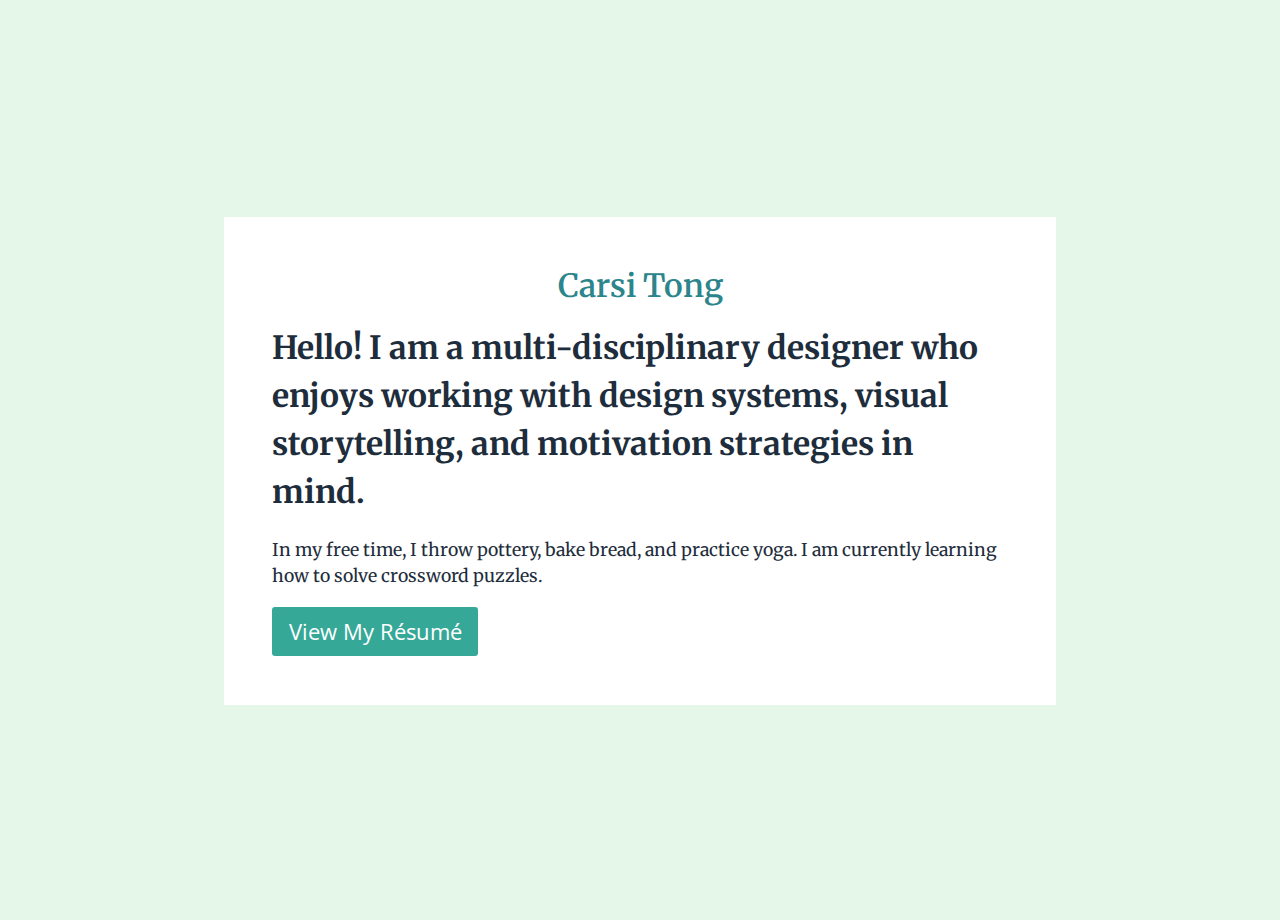
<file: index.html>
<!DOCTYPE html>
  <html>
  <head>
    <meta charset="utf-8">
    <link rel="stylesheet" type="text/css" href="styles/layout.css">
    <link href="https://fonts.googleapis.com/css?family=Merriweather|Open+Sans:700" rel="stylesheet">
    <title>Carsi's Portfolio</title>
 </head>
   <body>
     <header>
       <h1 id="name">Carsi Tong</h1>

       <h1 class="intro">Hello! I am a multi-disciplinary designer who enjoys working
       with design systems, visual storytelling, and motivation strategies in mind.
     </h1>

       <p class="bigp">In my free time, I throw pottery, bake bread, and
         practice yoga. I am currently learning how to solve crossword puzzles.
       </p>

       <p><a href="https://drive.google.com/file/d/1uHLbA8801iHMpkv0lmTx8UhbZdYNxWsm/view?usp=sharing" class="button">View My Résumé</a></p>
   </header>
<!--<hr noshade>
    <h2>Work</h2>
      <h3>I am currently open to freelance and full-time design opportunities!
      </h3>
-->

      <div>

      </div>
<!--       <ul>
         <li>
          <div>

            <h2>Duke Energy History</h2>
                <svg width="500" height="360">
                  <rect width="500" height="360" style="fill:#388A8A" />
                  Sorry, your browser does not support inline SVG.
                </svg>

              <p><strong>Purpose:</strong> To recognize legacy companies and their shared history
                 within the context of American history and share current stories
                 the highlight the work of Duke Energy employees.
               </p>
               <a target="_blank" href="https://www.bizjournals.com/charlotte/news/2017/07/18/duke-energy-history-exhibit-casts-light-on-obscure.html" class="button">
                   Press Coverage from Biz Journals
               </a>
               <p class="bigp">I worked on the conception and design of the interactive touchscreen
                 wall in the lobby of one of the Duke Energy corporate headquarters
                 buildings in Charlotte, NC.
               </p>
               <p class="bigp">Through initial research and conversations with employees, we
                 found that several of the current Duke Energy employees came from
                 acquisitions and mergers. Furthermore, older employees who are
                 retiring in the next few years will be replaced by a younger population
                 with no knowledge of this company history.
               </p>
               <p class="bigp">The interactive wall is part of an internal exhibit that highlights 180 years
                 of Duke Energy and legacy company history, serving to educate and
                 reflect upon the events of the past. The interactive wall includes
                 a shared timeline, company trivia, and current employee highlights.
               </p>
               <p><strong>Role:</strong> Design strategy, user experience, and user interface design</p>

           <div>
       </li>
<hr noshade>
       <li>
          <h2>Ulysses S. Grant Presidential Library</h2>
           <svg width="540" height="400">
             <rect width="500" height="360" style="fill:#388A8A;" />
             Sorry, your browser does not support inline SVG.
           </svg>
           <p class="bigp">Working with historians at Mississippi State University,
             I designed a series of 6 interactives that let visitors learn about
             the character of President Ulysses S. Grant and draw their own conclusions
             of the Union general and president, in the context of the south.</p>

           <a target="_blank" href="https://www.apnews.com/1c79b8f4c8974576a3f072b5f204532a" class="button">
               Press Coverage from Associated Press
           </a>
           <p><strong>Role:</strong> Design strategy, user experience, and user interface design</p>
       </li>

<hr noshade>
       <li>
           <h2>NC State Athletics Walk of Fame and History</h2>
           <svg width="540" height="400">
             <rect width="500" height="360" style="fill:#388A8A" />
             Sorry, your browser does not support inline SVG.
           </svg>

              <div class="bigp">A grand hall with five interactive screens that tell the incredible
                stories of past accolades and hall of fame inductees, the 1974/1983
                basketball championship teams, legendary basketball coaches Kay Yow
                 and Jim Valvano, and the current athletics program. The
                media is part of the NC State Athletics Walk of Fame and History
                at Reynolds Coliseum in Raleigh, North Carolina and is open to the public.
              </div>

              <a target="_blank" href="http://lkccreative.com/THE-WALK-OF-FAME-AND-HISTORY" class="button">
                  Project description from LKC Creative
              </a>
           <p><strong>Role:</strong> User experience and user interface design</p>
              <h3>Hall of Fame Interactive</h3>
              <p>A media piece that recognizes Hall of Fame Inductees and tells
                their stories through videos, imagery, and content. Visitors can
                search for inductees through or discover new honorees through browsing.
              </p>

              <h3>Wolfpack Wall</h3>
              <p>A multi-screen interactive wall with a variety of media, including
                videos, trivia, social media, athlete highlights, and Tuffy Toss
                (a Wolfpack themed arcade-like game).
              </p>

              <h3>Conference Accolades Interactive Data Visualization</h3>
              <p>An interactive data visualization that shows conference awards of
                athletes from all Wolfpack sports.
              </p>

              <h3>1974 and 1984 National Champions Interactive</h3>
              <p>NC State has won the Men’s Basketball National Championships twice
              in its athletic history: once in 1974 with head coach Everett Case
              and again in 1983 with head coach Jim Valvano. This interactive shows
              the path to both success stories.
            </p>

              <h3>Jim Valvano and Kay Yow Legacy Interactive</h3>
              <p>If you have ever heard of NC State’s athletics, you have probably
                heard of legendary basketball coaches Jim Valvano and Kay Yow. Both
                coaches are well respected not only for their athletic achievements
                but for their impact on the NC State community. Their respective
                stories are reflected in this interactive. Their memories live on
                in their speeches and foundations to fund cancer research.
              </p>
<hr noshade>
       </li>

       <li>
           <h3>Andy Griffith Museum Interactives</h3>
       </li>

       <li>
           <h3>TCU Rees-Jones Hall Interactive Wall</h3>
       </li>
      </ul>
      <h2>Process</h2>
      <div class="bigp">I use design thinking methods and storytelling to make a compelling case
        for users. Working closely with project managers and content experts, I
        am able to leverage their knowledge to co-create interactive experiences
        that serve the everyday person.
      </div>

        <h3>Steps in my Design Process</h3>
        <ol>
          <li>Initial research on the subject matter and users</li>
          <li>Design strategy to align with the vision of the organization</li>
          <li>User experience design to determine user needs and motivations</li>
          <li>Ideation, including design methods and sketching wireframes</li>
          <li>High fidelity user interface design</li>
          <li>Testing through prototyping</li>
        </ol>
    </p>
<hr noshade>
-->
<br>
    </body>
  </html>
</file>
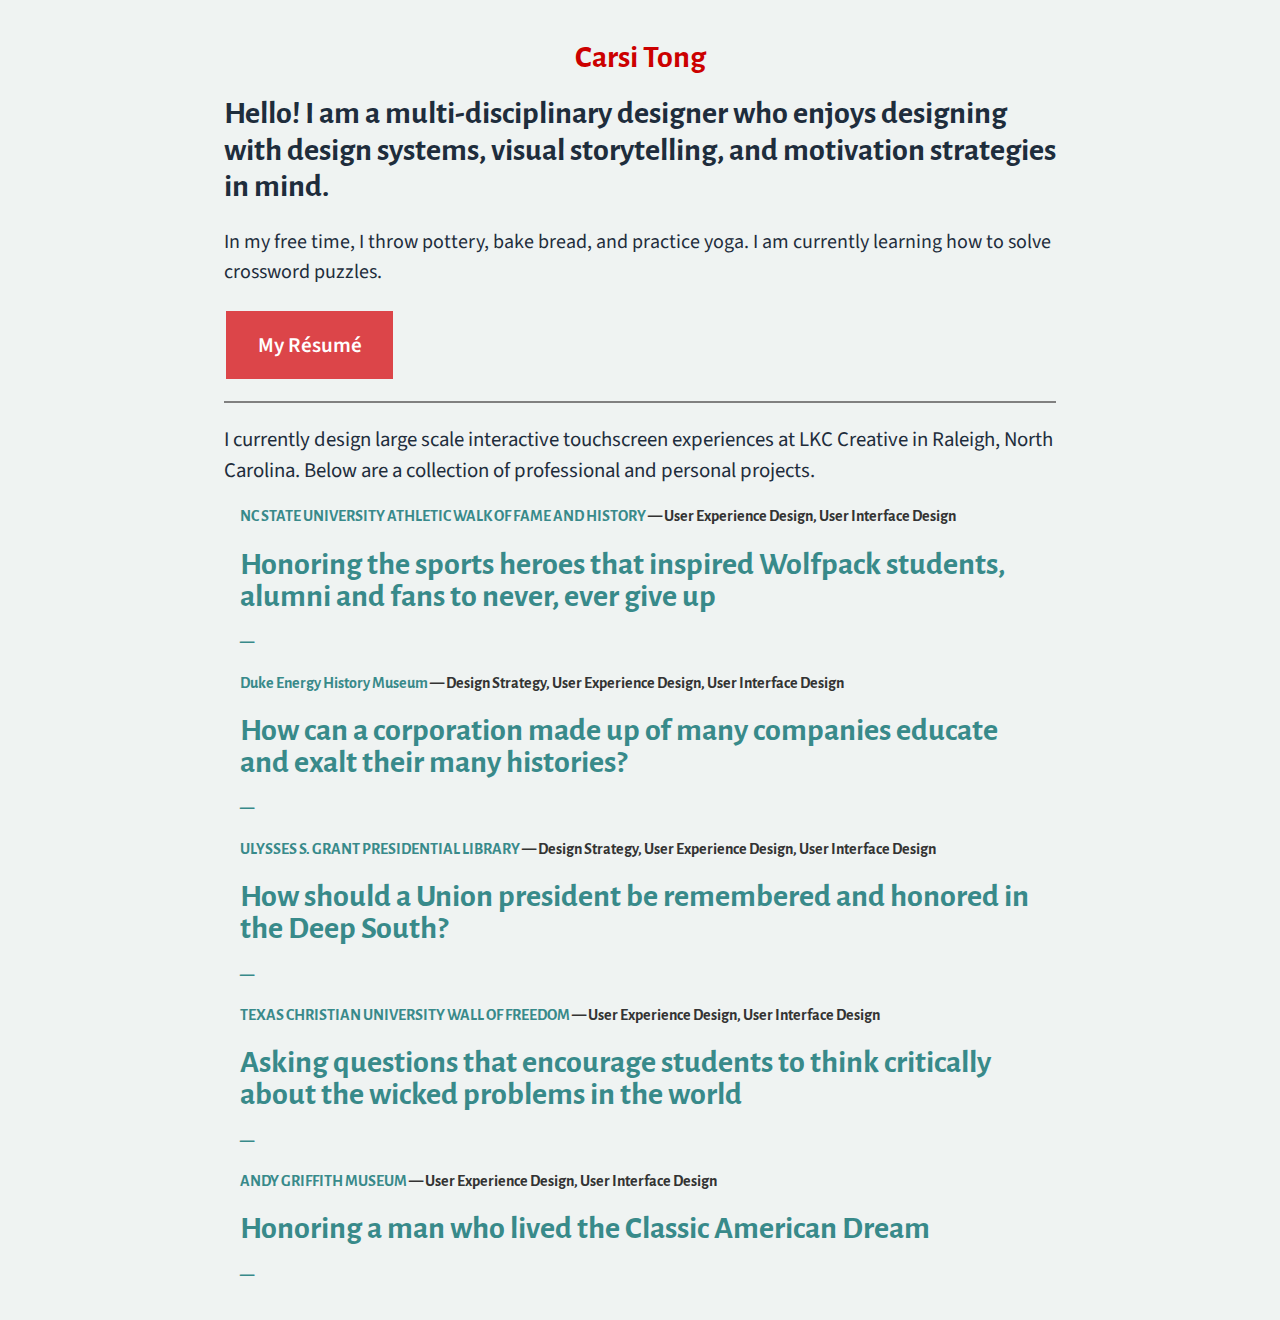
<file: dev/index.html>
<!DOCTYPE html>
  <html>
  <head>
    <meta charset="utf-8">
    <link rel="stylesheet" type="text/css" href="styles/layout.css">
    <link href="https://fonts.googleapis.com/css?family=Alegreya+Sans:700|Source+Sans+Pro" rel="stylesheet">
    <title>Carsi's Portfolio</title>
 </head>
   <body>
     <header>
       <h1 id="name">Carsi Tong</h1>

       <h1 class="intro">Hello! I am a multi-disciplinary designer who enjoys designing
       with design systems, visual storytelling, and motivation strategies in mind.
     </h1>

       <p class="intro2">In my free time, I throw pottery, bake bread, and
         practice yoga. I am currently learning how to solve crossword puzzles.
       </p>

       <p><a href="https://drive.google.com/open?id=1TxOLsur1G5lPU-KevEF4I8WdDUnO_I45" class="button">My Résumé</a></p>
   </header>
   <!--<h1>Test Headline 1</h1>
   <h2>Test Headline 2</h2>
   <h3>Test Headline 3</h3>
   <h4>Test Headline 4</h4>
   <h5>Test Headline 5</h5>-->

<hr noshade>

      <p class="bigp">I currently design large scale interactive touchscreen experiences
        at LKC Creative in Raleigh, North Carolina. Below are a collection of professional
        and personal projects.
      </p>
      <div class="whitebox"><a href="ncsusports.html">
        <h4>NC STATE UNIVERSITY ATHLETIC WALK OF FAME AND HISTORY<span class="graytext"> — User Experience Design, User Interface Design</span></h4>
        <h1>Honoring the sports heroes that inspired Wolfpack students, alumni and fans to never, ever give up</h1>
        —
      </a></div>

      <div class="whitebox"><a href="dukehistory.html">
        <h4>Duke Energy History Museum<span class="graytext"> — Design Strategy, User Experience Design, User Interface Design</span></h4>
        <h1>How can a corporation made up of many companies educate and exalt their many histories?</h1>
        —
      </a></div>

      <div class="whitebox"><a href="usgrant.html">
        <h4>ULYSSES S. GRANT PRESIDENTIAL LIBRARY<span class="graytext"> — Design Strategy, User Experience Design, User Interface Design</span></h4>
        <h1>How should a Union president be remembered and honored in the Deep South?</h1>
        —
      </a></div>

      <div class="whitebox"><a href="tcustudents.html">
        <h4>TEXAS CHRISTIAN UNIVERSITY WALL OF FREEDOM<span class="graytext"> — User Experience Design, User Interface Design</span></h4>
        <h1>Asking questions that encourage students to think critically about the wicked problems in the world</h1>
        —
      </a></div>

            <div class="whitebox"><a href="andygriffith.html">
        <h4>ANDY GRIFFITH MUSEUM<span class="graytext"> — User Experience Design, User Interface Design</span></h4>
        <h1>Honoring a man who lived the Classic American Dream</h1>
        —
      </a></div>
<br>
    </body>
  </html>
</file>
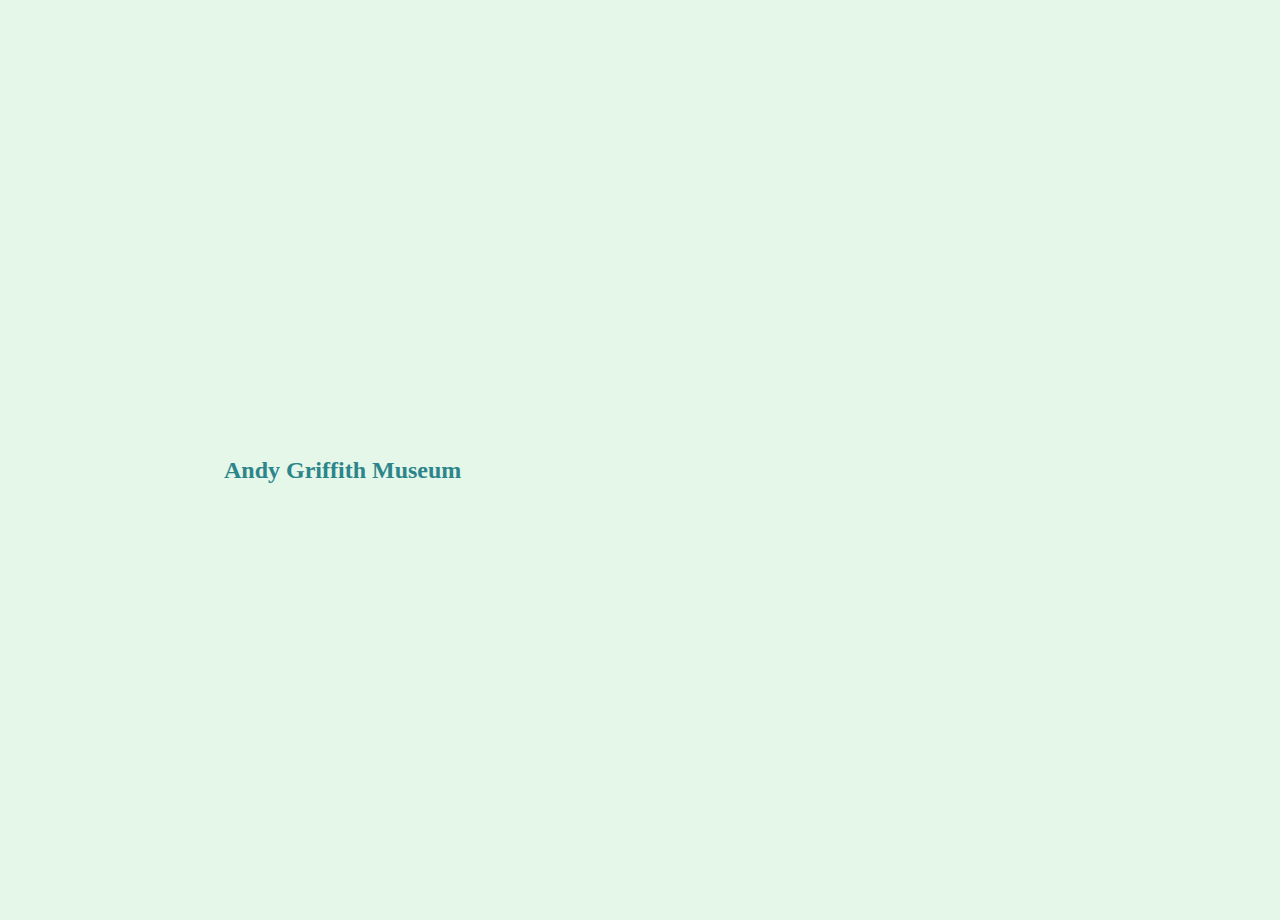
<file: andygriffith.html>
<!DOCTYPE html>
 <html>
 <head>
   <meta charset="utf-8">
   <link rel="stylesheet" type="text/css" href="styles/layout.css">
   <link href="https://fonts.googleapis.com/css?family=Lora:400,700" rel="stylesheet">
   <title>Carsi's Portfolio</title>
</head>
  <body>
    <h2>Andy Griffith Museum</h2>
  </body>
</html>
</file>
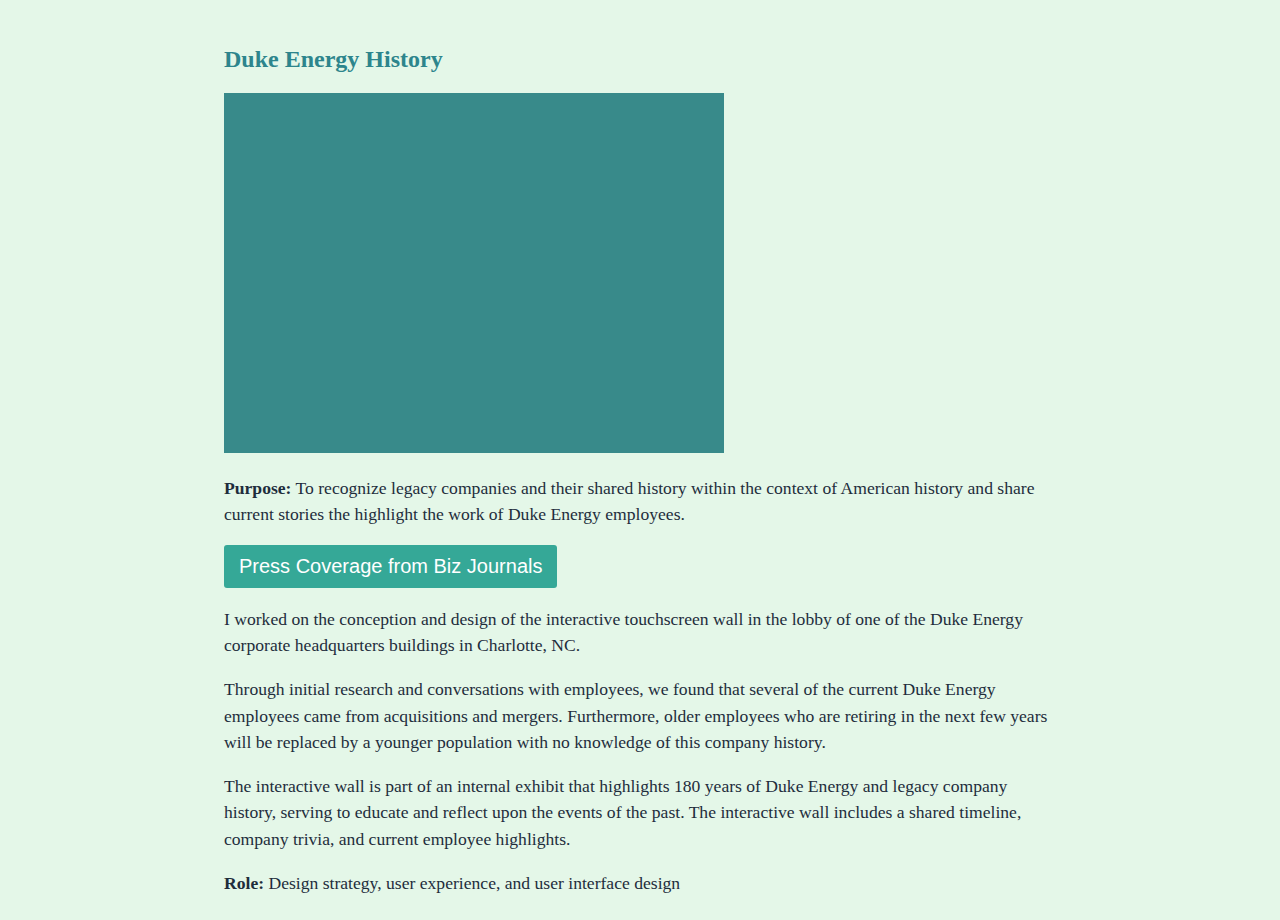
<file: dukehistory.html>
<!DOCTYPE html>
 <html>
 <head>
   <meta charset="utf-8">
   <link rel="stylesheet" type="text/css" href="styles/layout.css">
   <link href="https://fonts.googleapis.com/css?family=Lora:400,700" rel="stylesheet">
   <title>Carsi's Portfolio</title>
</head>
  <body>
  
  <div>

    <h2>Duke Energy History</h2>
        <svg width="500" height="360">
          <rect width="500" height="360" style="fill:#388A8A" />
          Sorry, your browser does not support inline SVG.
        </svg>

      <p><strong>Purpose:</strong> To recognize legacy companies and their shared history
         within the context of American history and share current stories
         the highlight the work of Duke Energy employees.
       </p>
       <a target="_blank" href="https://www.bizjournals.com/charlotte/news/2017/07/18/duke-energy-history-exhibit-casts-light-on-obscure.html" class="button">
           Press Coverage from Biz Journals
       </a>
       <p class="bigp">I worked on the conception and design of the interactive touchscreen
         wall in the lobby of one of the Duke Energy corporate headquarters
         buildings in Charlotte, NC.
       </p>
       <p class="bigp">Through initial research and conversations with employees, we
         found that several of the current Duke Energy employees came from
         acquisitions and mergers. Furthermore, older employees who are
         retiring in the next few years will be replaced by a younger population
         with no knowledge of this company history.
       </p>
       <p class="bigp">The interactive wall is part of an internal exhibit that highlights 180 years
         of Duke Energy and legacy company history, serving to educate and
         reflect upon the events of the past. The interactive wall includes
         a shared timeline, company trivia, and current employee highlights.
       </p>
       <p><strong>Role:</strong> Design strategy, user experience, and user interface design</p>

   <div>

  </body>
</html>
</file>
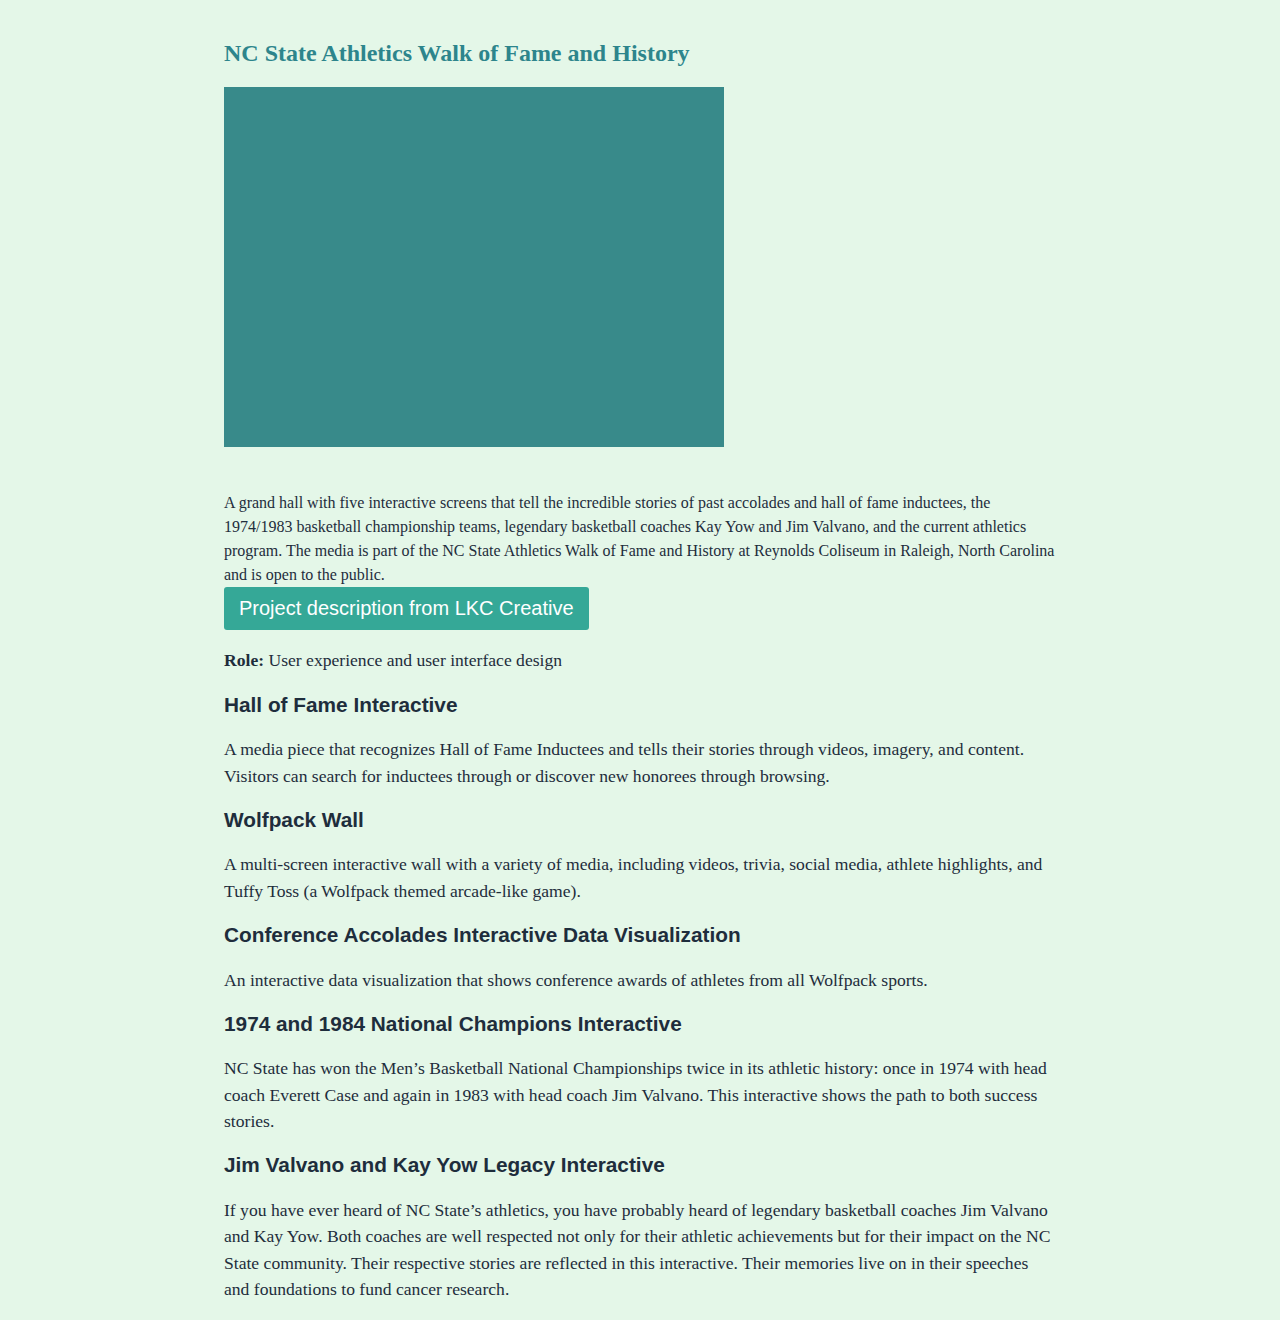
<file: ncsusports.html>
<!DOCTYPE html>
 <html>
 <head>
   <meta charset="utf-8">
   <link rel="stylesheet" type="text/css" href="styles/layout.css">
   <link href="https://fonts.googleapis.com/css?family=Lora:400,700" rel="stylesheet">
   <title>Carsi's Portfolio</title>
</head>
  <body>
  <div>
  <h2>NC State Athletics Walk of Fame and History</h2>
  <svg width="540" height="400">
    <rect width="500" height="360" style="fill:#388A8A" />
    Sorry, your browser does not support inline SVG.
  </svg>

     <div class="bigp">A grand hall with five interactive screens that tell the incredible
       stories of past accolades and hall of fame inductees, the 1974/1983
       basketball championship teams, legendary basketball coaches Kay Yow
        and Jim Valvano, and the current athletics program. The
       media is part of the NC State Athletics Walk of Fame and History
       at Reynolds Coliseum in Raleigh, North Carolina and is open to the public.
     </div>

     <a target="_blank" href="http://lkccreative.com/THE-WALK-OF-FAME-AND-HISTORY" class="button">
         Project description from LKC Creative
     </a>
  <p><strong>Role:</strong> User experience and user interface design</p>
     <h3>Hall of Fame Interactive</h3>
     <p>A media piece that recognizes Hall of Fame Inductees and tells
       their stories through videos, imagery, and content. Visitors can
       search for inductees through or discover new honorees through browsing.
     </p>

     <h3>Wolfpack Wall</h3>
     <p>A multi-screen interactive wall with a variety of media, including
       videos, trivia, social media, athlete highlights, and Tuffy Toss
       (a Wolfpack themed arcade-like game).
     </p>

     <h3>Conference Accolades Interactive Data Visualization</h3>
     <p>An interactive data visualization that shows conference awards of
       athletes from all Wolfpack sports.
     </p>

     <h3>1974 and 1984 National Champions Interactive</h3>
     <p>NC State has won the Men’s Basketball National Championships twice
     in its athletic history: once in 1974 with head coach Everett Case
     and again in 1983 with head coach Jim Valvano. This interactive shows
     the path to both success stories.
   </p>

     <h3>Jim Valvano and Kay Yow Legacy Interactive</h3>
     <p>If you have ever heard of NC State’s athletics, you have probably
       heard of legendary basketball coaches Jim Valvano and Kay Yow. Both
       coaches are well respected not only for their athletic achievements
       but for their impact on the NC State community. Their respective
       stories are reflected in this interactive. Their memories live on
       in their speeches and foundations to fund cancer research.
     </p>
     </div>
  </body>
</html>
</file>
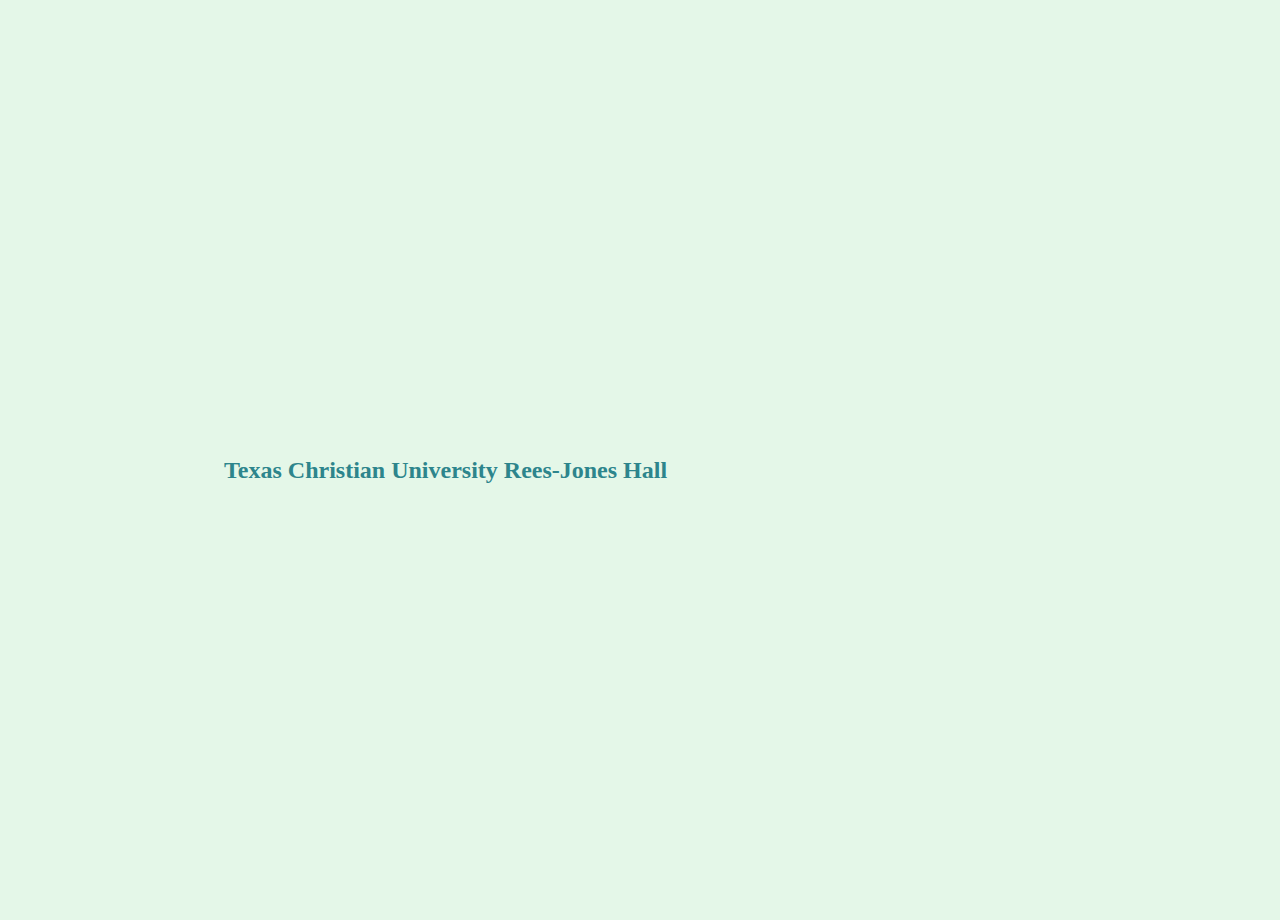
<file: tcustudents.html>
<!DOCTYPE html>
 <html>
 <head>
   <meta charset="utf-8">
   <link rel="stylesheet" type="text/css" href="styles/layout.css">
   <link href="https://fonts.googleapis.com/css?family=Lora:400,700" rel="stylesheet">
   <title>Carsi's Portfolio</title>
</head>
  <body>
    <div>
      <h2>Texas Christian University Rees-Jones Hall</h2>
    </div>
  </body>
</html>
</file>
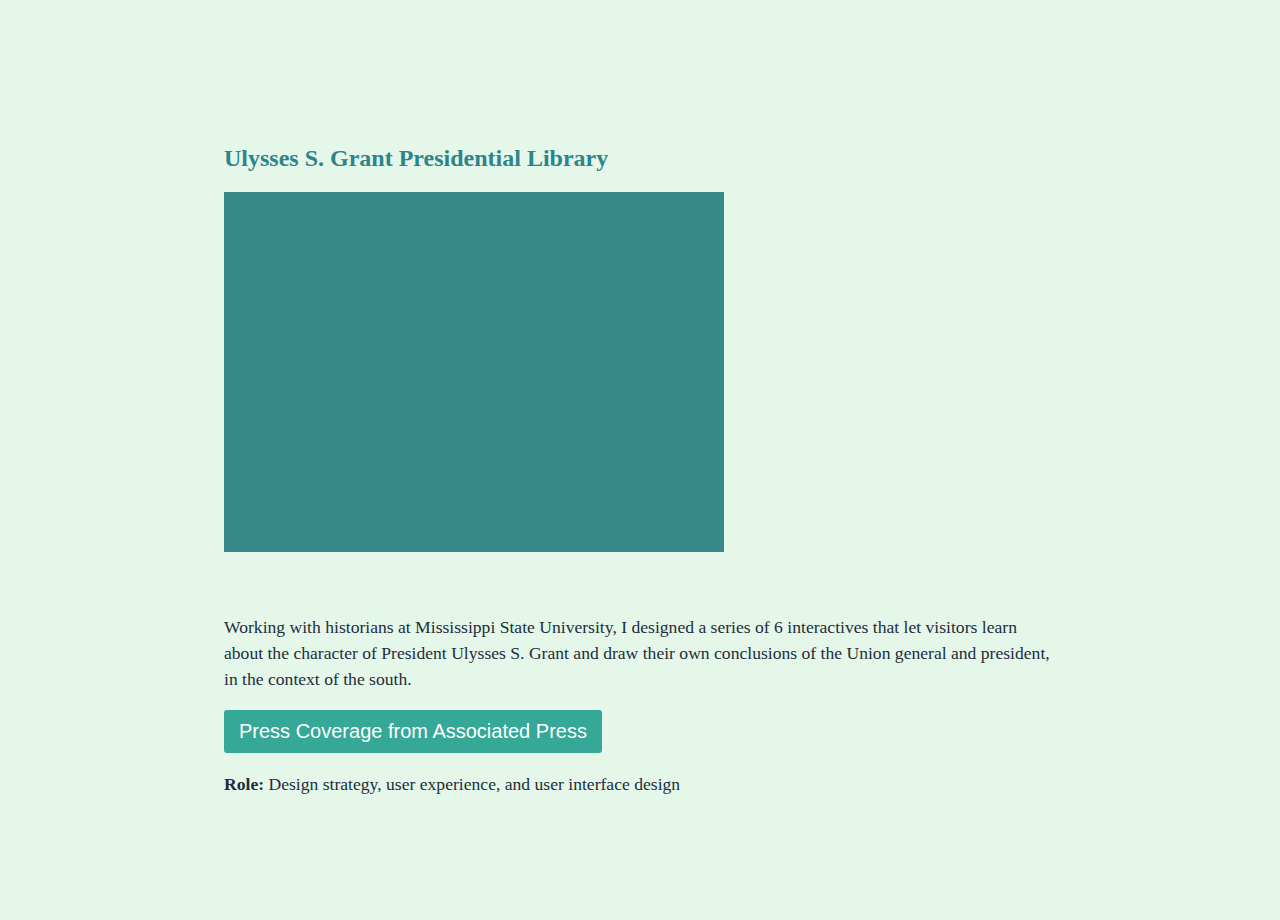
<file: usgrant.html>
<!DOCTYPE html>
 <html>
 <head>
   <meta charset="utf-8">
   <link rel="stylesheet" type="text/css" href="styles/layout.css">
   <link href="https://fonts.googleapis.com/css?family=Lora:400,700" rel="stylesheet">
   <title>Carsi's Portfolio</title>
</head>
  <body>
  <div>
  <h2>Ulysses S. Grant Presidential Library</h2>
   <svg width="540" height="400">
     <rect width="500" height="360" style="fill:#388A8A;" />
     Sorry, your browser does not support inline SVG.
   </svg>
   <p class="bigp">Working with historians at Mississippi State University,
     I designed a series of 6 interactives that let visitors learn about
     the character of President Ulysses S. Grant and draw their own conclusions
     of the Union general and president, in the context of the south.</p>

   <a target="_blank" href="https://www.apnews.com/1c79b8f4c8974576a3f072b5f204532a" class="button">
       Press Coverage from Associated Press
   </a>
   <p><strong>Role:</strong> Design strategy, user experience, and user interface design</p>
   </div>
  </body>
</html>
</file>
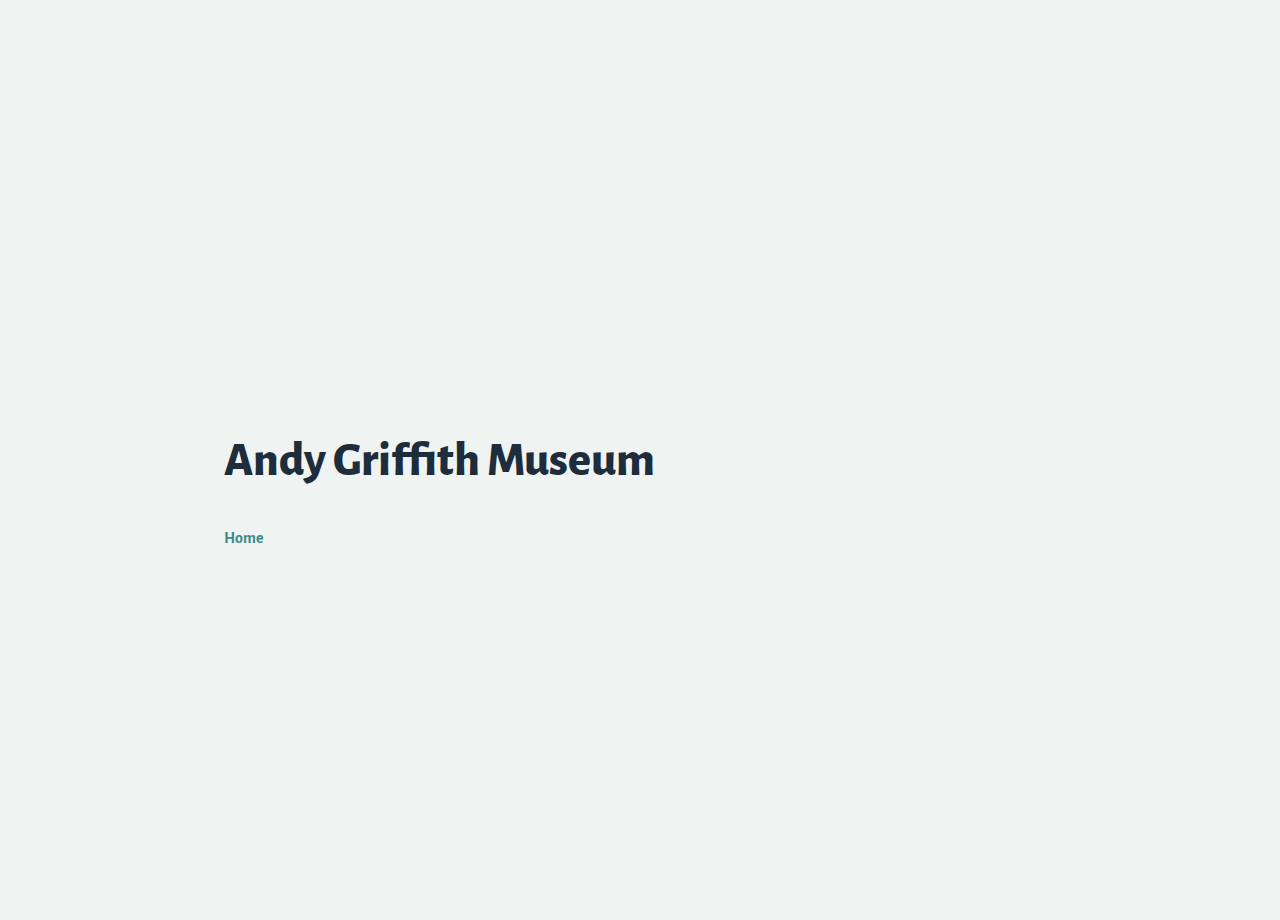
<file: dev/andygriffith.html>
<!DOCTYPE html>
 <html>
 <head>
   <meta charset="utf-8">
   <link rel="stylesheet" type="text/css" href="styles/layout.css">
   <link href="https://fonts.googleapis.com/css?family=Alegreya+Sans:700|Source+Sans+Pro" rel="stylesheet">
   <title>Carsi's Portfolio</title>
</head>
  <body>
    <h2>Andy Griffith Museum</h2>
    <nav>
      <a href="index.html">Home</a>
    </nav>
  </body>
</html>
</file>
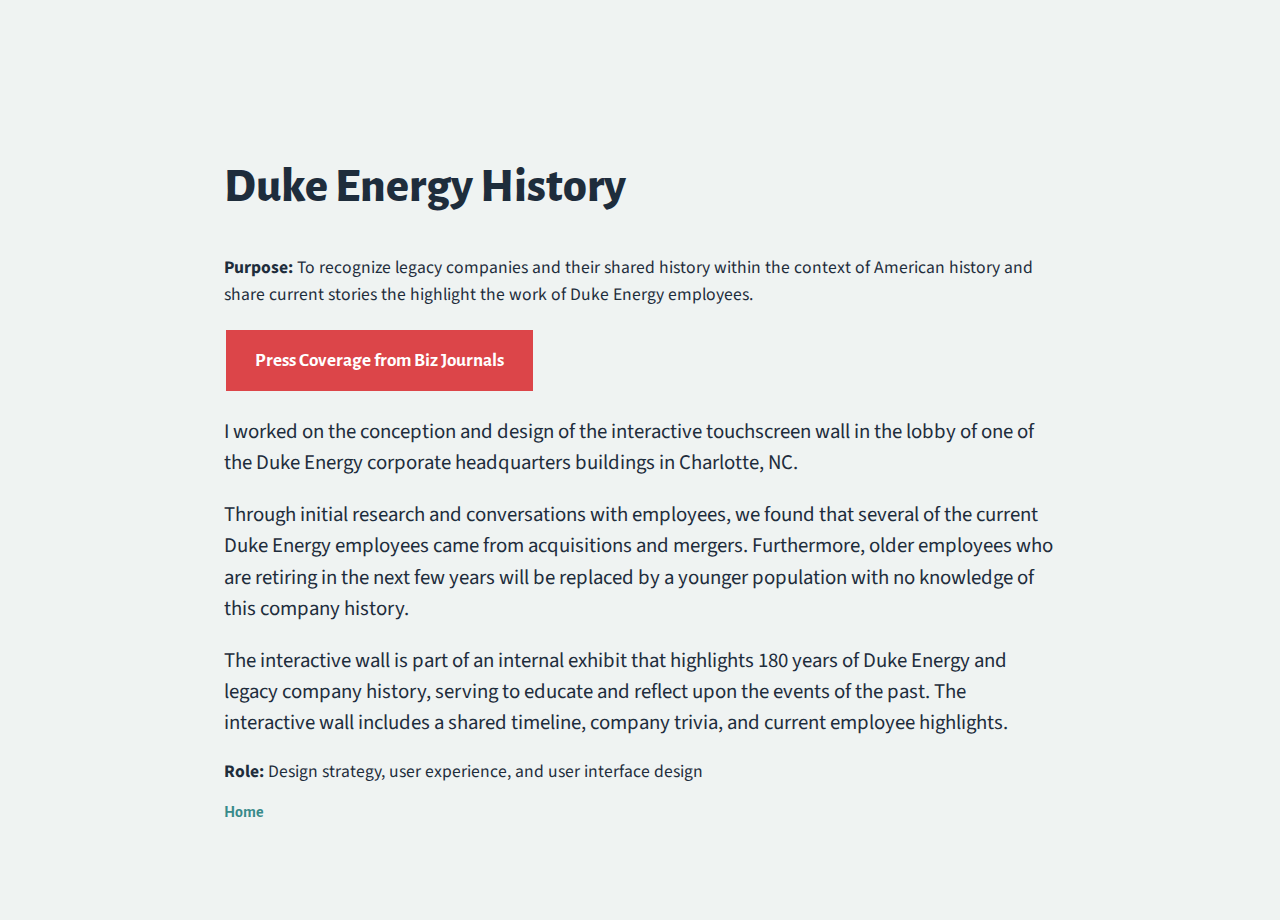
<file: dev/dukehistory.html>
<!DOCTYPE html>
 <html>
 <head>
   <meta charset="utf-8">
   <link rel="stylesheet" type="text/css" href="styles/layout.css">
   <link href="https://fonts.googleapis.com/css?family=Alegreya+Sans:700|Source+Sans+Pro" rel="stylesheet">
   <title>Carsi's Portfolio</title>
</head>
  <body>

  <div>

    <h2>Duke Energy History</h2>

      <p><strong>Purpose:</strong> To recognize legacy companies and their shared history
         within the context of American history and share current stories
         the highlight the work of Duke Energy employees.
       </p>
       <a target="_blank" href="https://www.bizjournals.com/charlotte/news/2017/07/18/duke-energy-history-exhibit-casts-light-on-obscure.html" class="button">
           Press Coverage from Biz Journals
       </a>
       <p class="bigp">I worked on the conception and design of the interactive touchscreen
         wall in the lobby of one of the Duke Energy corporate headquarters
         buildings in Charlotte, NC.
       </p>
       <p class="bigp">Through initial research and conversations with employees, we
         found that several of the current Duke Energy employees came from
         acquisitions and mergers. Furthermore, older employees who are
         retiring in the next few years will be replaced by a younger population
         with no knowledge of this company history.
       </p>
       <p class="bigp">The interactive wall is part of an internal exhibit that highlights 180 years
         of Duke Energy and legacy company history, serving to educate and
         reflect upon the events of the past. The interactive wall includes
         a shared timeline, company trivia, and current employee highlights.
       </p>
       <p><strong>Role:</strong> Design strategy, user experience, and user interface design</p>

   <div>
     <nav>
       <a href="index.html">Home</a>
     </nav>
  </body>
</html>
</file>
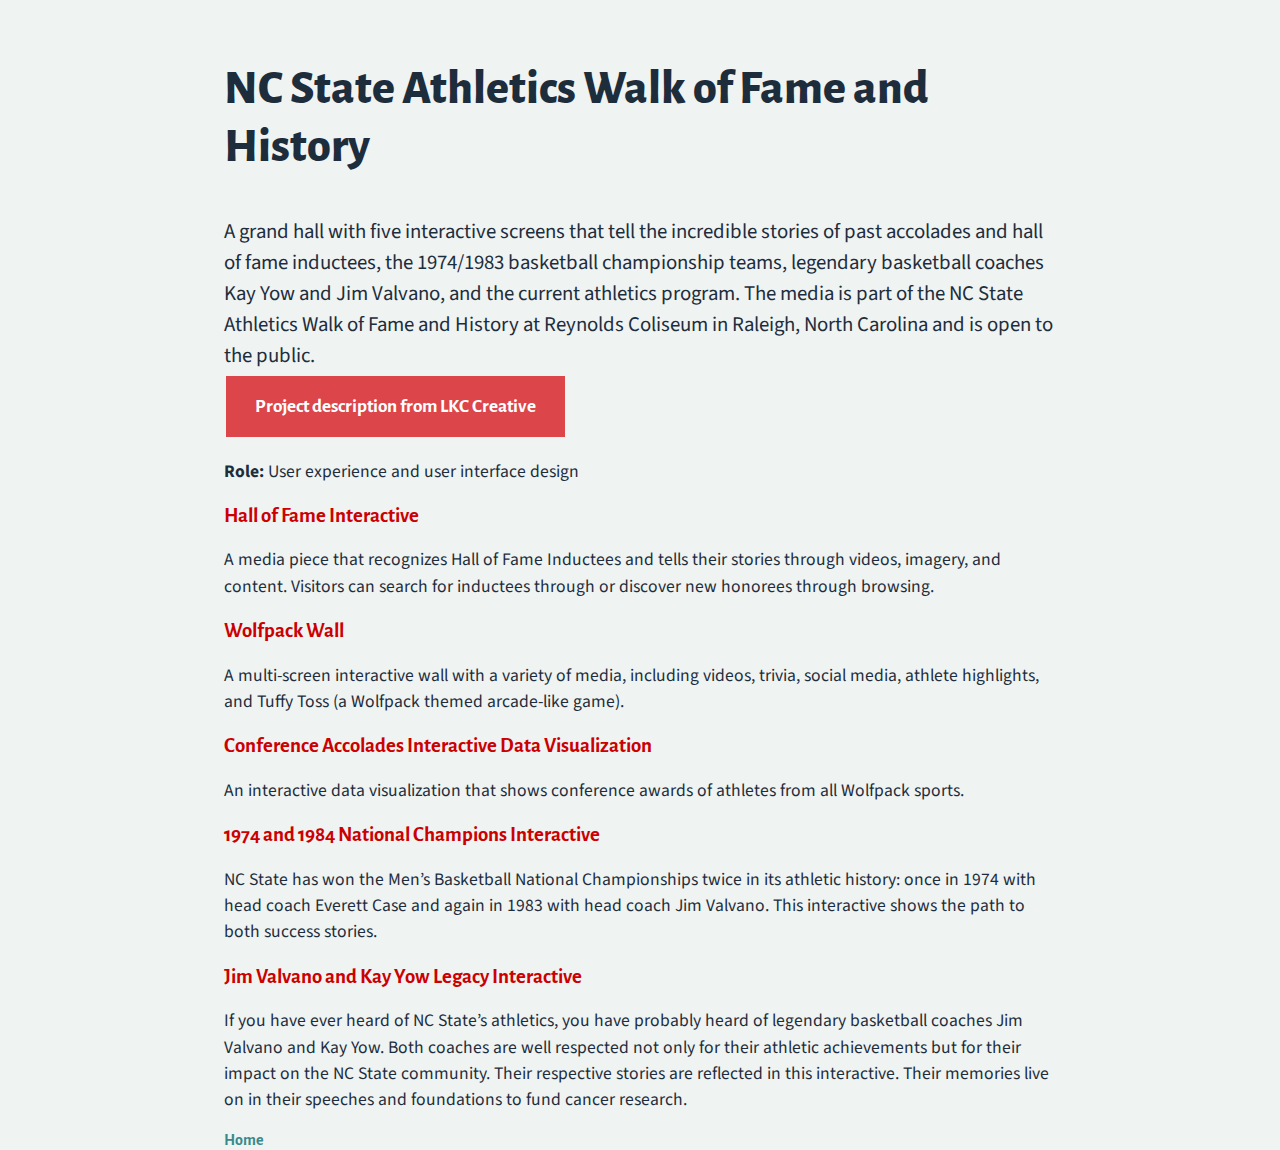
<file: dev/ncsusports.html>
<!DOCTYPE html>
 <html>
 <head>
   <meta charset="utf-8">
   <link rel="stylesheet" type="text/css" href="styles/layout.css">
   <link href="https://fonts.googleapis.com/css?family=Alegreya+Sans:700|Source+Sans+Pro" rel="stylesheet">
   <title>Carsi's Portfolio</title>
</head>
  <body>
  <div>
  <h2>NC State Athletics Walk of Fame and History</h2>

     <div class="bigp">A grand hall with five interactive screens that tell the incredible
       stories of past accolades and hall of fame inductees, the 1974/1983
       basketball championship teams, legendary basketball coaches Kay Yow
        and Jim Valvano, and the current athletics program. The
       media is part of the NC State Athletics Walk of Fame and History
       at Reynolds Coliseum in Raleigh, North Carolina and is open to the public.
     </div>

     <a target="_blank" href="http://lkccreative.com/THE-WALK-OF-FAME-AND-HISTORY" class="button">
         Project description from LKC Creative
     </a>
  <p><strong>Role:</strong> User experience and user interface design</p>
     <h3>Hall of Fame Interactive</h3>
     <p>A media piece that recognizes Hall of Fame Inductees and tells
       their stories through videos, imagery, and content. Visitors can
       search for inductees through or discover new honorees through browsing.
     </p>

     <h3>Wolfpack Wall</h3>
     <p>A multi-screen interactive wall with a variety of media, including
       videos, trivia, social media, athlete highlights, and Tuffy Toss
       (a Wolfpack themed arcade-like game).
     </p>

     <h3>Conference Accolades Interactive Data Visualization</h3>
     <p>An interactive data visualization that shows conference awards of
       athletes from all Wolfpack sports.
     </p>

     <h3>1974 and 1984 National Champions Interactive</h3>
     <p>NC State has won the Men’s Basketball National Championships twice
     in its athletic history: once in 1974 with head coach Everett Case
     and again in 1983 with head coach Jim Valvano. This interactive shows
     the path to both success stories.
   </p>

     <h3>Jim Valvano and Kay Yow Legacy Interactive</h3>
     <p>If you have ever heard of NC State’s athletics, you have probably
       heard of legendary basketball coaches Jim Valvano and Kay Yow. Both
       coaches are well respected not only for their athletic achievements
       but for their impact on the NC State community. Their respective
       stories are reflected in this interactive. Their memories live on
       in their speeches and foundations to fund cancer research.
     </p>
     </div>
     <nav>
       <a href="index.html">Home</a>
     </nav>
  </body>
</html>
</file>
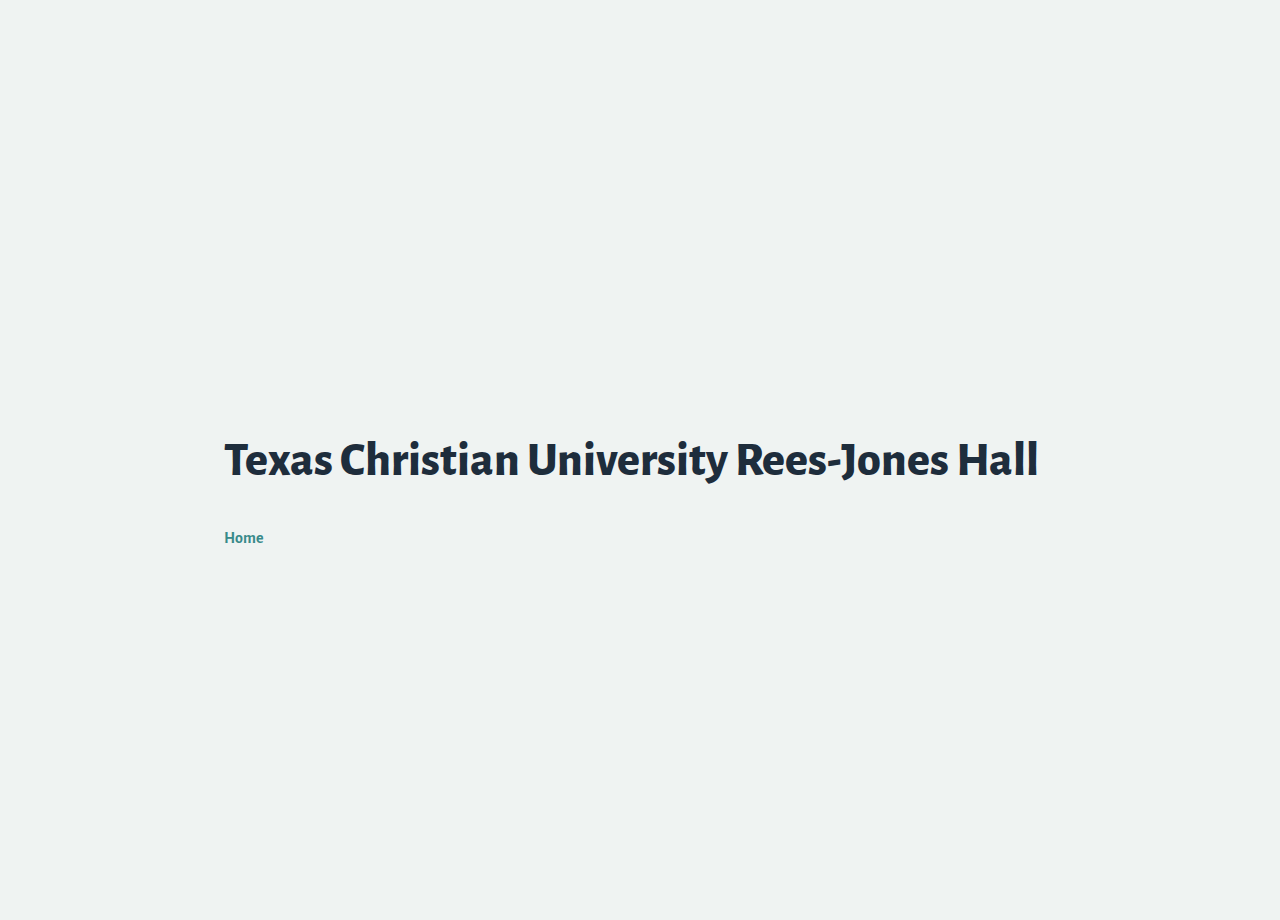
<file: dev/tcustudents.html>
<!DOCTYPE html>
 <html>
 <head>
   <meta charset="utf-8">
   <link rel="stylesheet" type="text/css" href="styles/layout.css">
   <link href="https://fonts.googleapis.com/css?family=Alegreya+Sans:700|Source+Sans+Pro" rel="stylesheet">
   <title>Carsi's Portfolio</title>
</head>
  <body>
    <div>
      <h2>Texas Christian University Rees-Jones Hall</h2>
    </div>
    <nav>
      <a href="index.html">Home</a>
    </nav>
  </body>
</html>
</file>
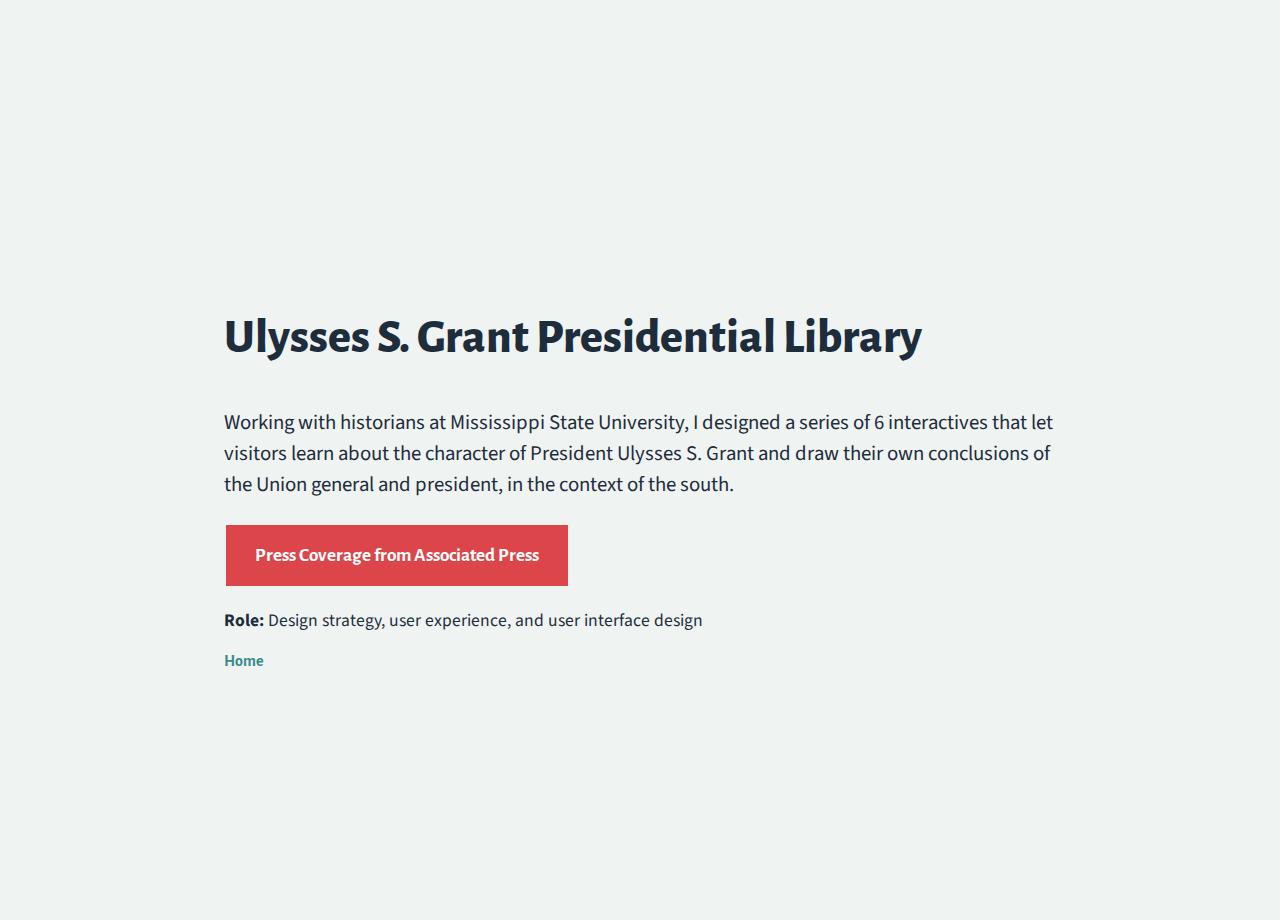
<file: dev/usgrant.html>
<!DOCTYPE html>
 <html>
 <head>
   <meta charset="utf-8">
   <link rel="stylesheet" type="text/css" href="styles/layout.css">
   <link href="https://fonts.googleapis.com/css?family=Alegreya+Sans:700|Source+Sans+Pro" rel="stylesheet">
   <title>Carsi's Portfolio</title>
</head>
  <body>
  <div>
  <h2>Ulysses S. Grant Presidential Library</h2>

   <p class="bigp">Working with historians at Mississippi State University,
     I designed a series of 6 interactives that let visitors learn about
     the character of President Ulysses S. Grant and draw their own conclusions
     of the Union general and president, in the context of the south.</p>

   <a target="_blank" href="https://www.apnews.com/1c79b8f4c8974576a3f072b5f204532a" class="button">
       Press Coverage from Associated Press
   </a>
   <p><strong>Role:</strong> Design strategy, user experience, and user interface design</p>
   </div>
   <nav>
     <a href="index.html">Home</a>
   </nav>
  </body>
</html>
</file>
<file: styles/layout.css>
@media screen and (orientation: landscape) {
  html, body {
      height: 100%;
      width: 65%;
  }
}

@media screen and (orientation: portrait) {
  html, body {
    height: 100%;
    width: 90%;
  }
}

html {
    padding-top: 20px;
    display: table;
    margin: auto;
}

body {
      background-color: RGB(120, 216, 138, .2);
      display: table-cell;
      vertical-align: middle;
      color: #1E2D3C;

}

header {
      background-color: #ffffff;
      padding: 2em 3em;
}

h1 {
    font-size: 2em;
    line-height: 1em;
    font-family: 'Merriweather', serif;
}

h2 {
    color: RGB(45,133,140);
    font-size: 1.5em;
    font-family: 'Merriweather', serif;
}

h3 {
    color: #1E2D3C .8;
    font-size: 1.3em;
    line-height: 1em;
    font-family: 'Open Sans', sans-serif;
}

a {
  text-align: center;
  font-family: 'Open Sans', sans-serif;
  font-size: 1.25rem;
  color: #388A8A;
  transition: all .2s;
}

a:hover {
  color: RGB(45,133,140);
}

p, ol {
    font-family: 'Merriweather', serif;
    font-size: 1.1em;
    line-height: 1.5em;
}

ul {
    list-style: none;
    padding-left: 0;
    line-height: 3em;
}

.intro {
    font-family: 'Merriweather', serif;
    font-size: 2em;
    line-height: 1.5em;
}

.bigp {
    font-family: 'Merriweather', serif;
    line-height: 1.5em;
}

.button {
    border: none;
    background-color: rgb(53, 168, 151);
    color: RGB(255,255,255);
    padding:.5em .75em;
    border-radius: 3px;
    text-decoration: none;
    vertical-align: center;
    display: inline-block;
    font-size: 1.25em;
    cursor: pointer;
}

.button:hover {
    background-color: RGB(45,133,140);
    color: RGB(255,255,255);
}

#name {
    text-align: center;
    font-family: 'Merriweather', serif;
    font-weight: 600;
    font-size: 2em;
    color: RGB(45,133,140);
}

/* Colors?
#FFDEDE Light blush pink
#CC0000 Red
#D4D8C6 Light green
#90B878 Moderate pistachio
#388A8A Sea foam
#1E2D3C Navy blue
*/
</file>
<file: dev/styles/layout.css>
@media screen and (orientation: landscape) {
  html, body {
      height: 100%;
      width: 65%;
  }
}

@media screen and (orientation: portrait) {
  html, body {
    height: 100%;
    width: 90%;
  }
}

html {
    padding-top: 20px;
    display: table;
    margin: auto;
    font-family: 'Alegreya Sans', sans-serif;
}

body {
      display: table-cell;
      vertical-align: middle;
      /*background-color: #FFDEDE;*/
      background-color: #EFF3F2;
      color: #1E2D3C;

}

header {
      color: #1E2D3C;
}

h1 {
    font-size: 2em;
    line-height: 1em;
    font-weight: 600;
}

h2 {
    font-size: 3em;
    font-weight: 800;
}

h3 {
    color: #CC0000;
    font-size: 1.3em;
    line-height: 1em;
    font-weight: 600;
}

h4 {
    font-size: 1em;
    font-weight: 600;
}

.graytext {
  color: #333333;
}

a {
  font-weight: 600;
  color: #388A8A;
  text-decoration: none;
  transition: all .2s;
}

a:hover {
  color: #CC0000;
}

p, ol {
    font-size: 1.1em;
    line-height: 1.5em;
}

p {
  font-family: 'Source Sans Pro', sans-serif;
}

ul {
    list-style: none;
    padding-left: 0;
    line-height: 3em;
}

.bigp {
    font-size: 1.3em;
    line-height: 1.5em;
    font-family: 'Source Sans Pro', sans-serif;
}

.intro {
    font-size: 2em;
    line-height: 1.15em;
}

.intro2 {
  font-size: 1.25em;
  line-height: 1.5em;
}

.button {
    background-color: #DC4549;
    border: none;
    color: #FFFFFF;
    padding: 1em 1.5em;
    text-align: center;
    text-decoration: none;
    display: inline-block;
    font-size: 1.2em;
    margin: 4px 2px;
    cursor: pointer;
}

.button:hover {
    background-color: #1E2D3C;
    color: #FFFFFF;
}

.whitebox {
    color: #FFFFFF;
    margin: 1em;
}

#name {
    text-align: center;
    font-size: 2em;
    color: #CC0000;
}

/* Colors?
#FFDEDE Light blush pink
#CC0000 Red
#D4D8C6 Light green
#90B878 Moderate pistachio
#388A8A Sea foam
#1E2D3C Navy blue
*/
</file>
